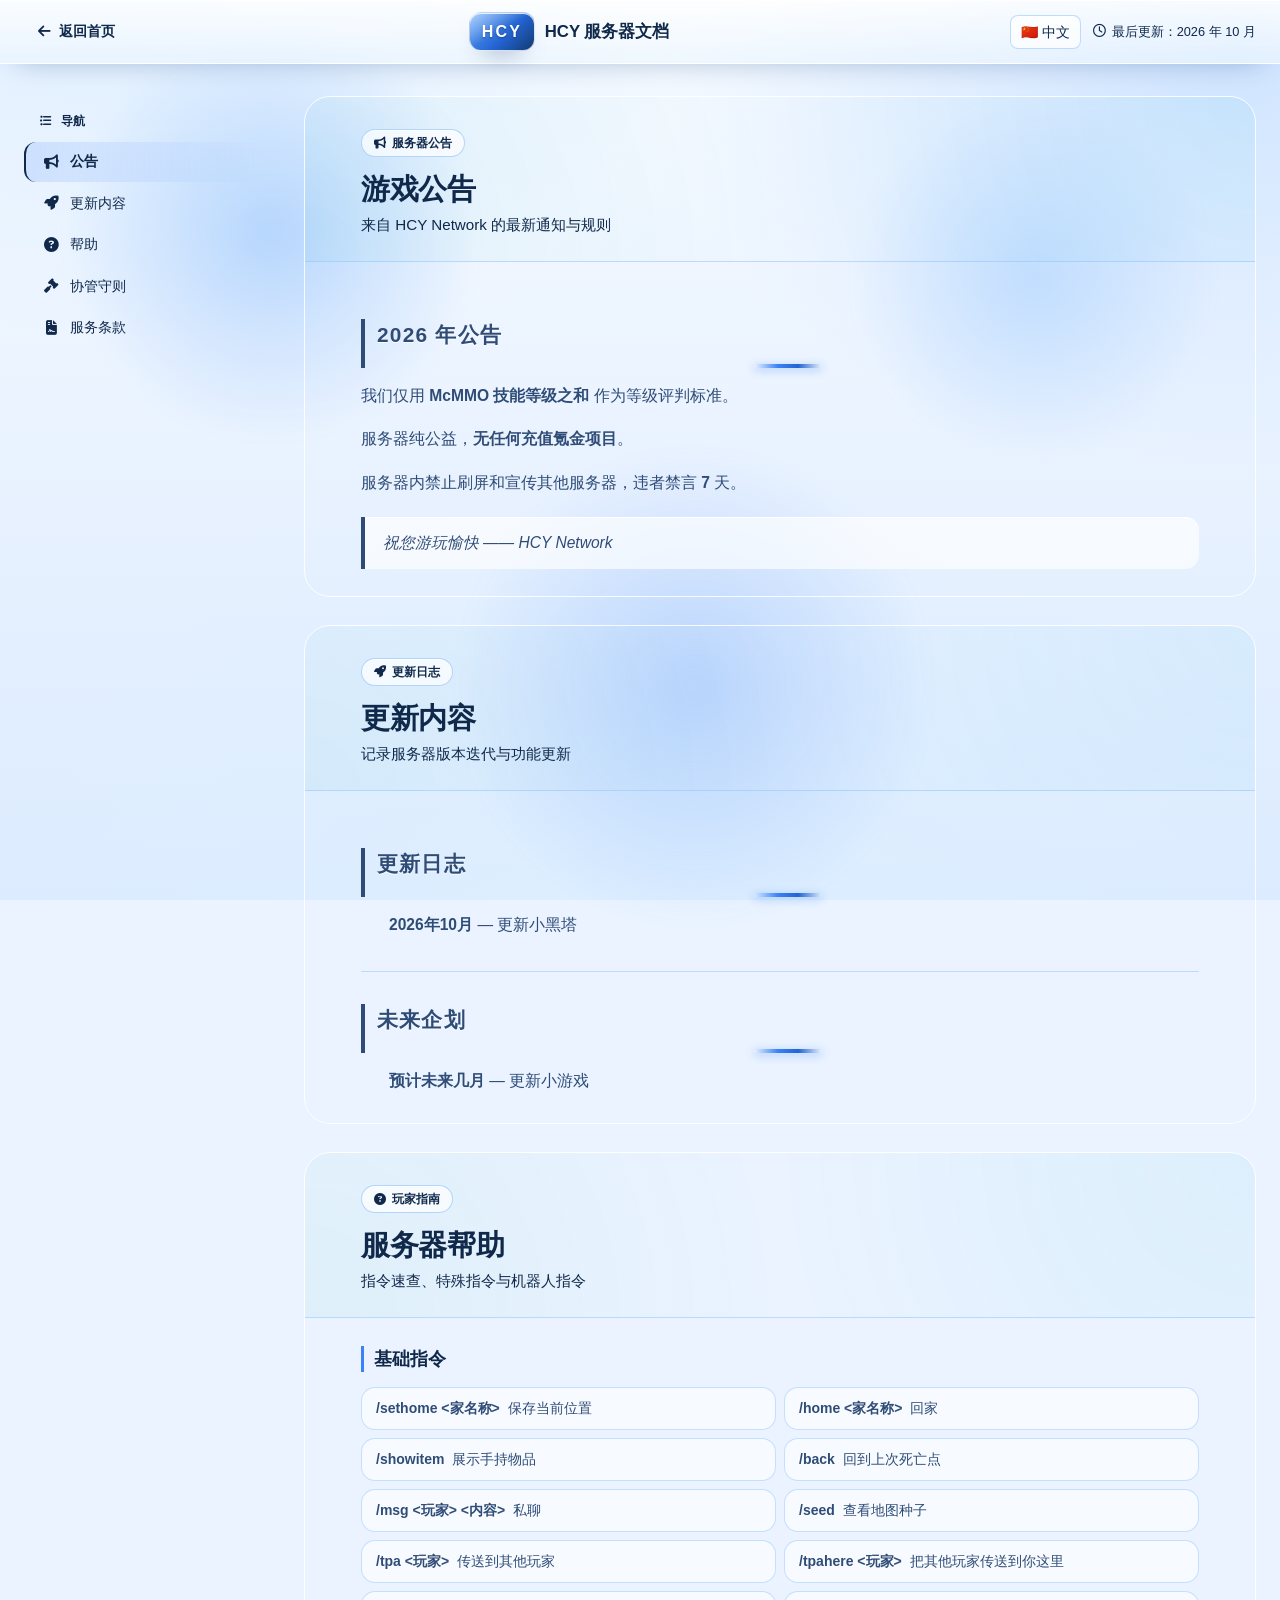
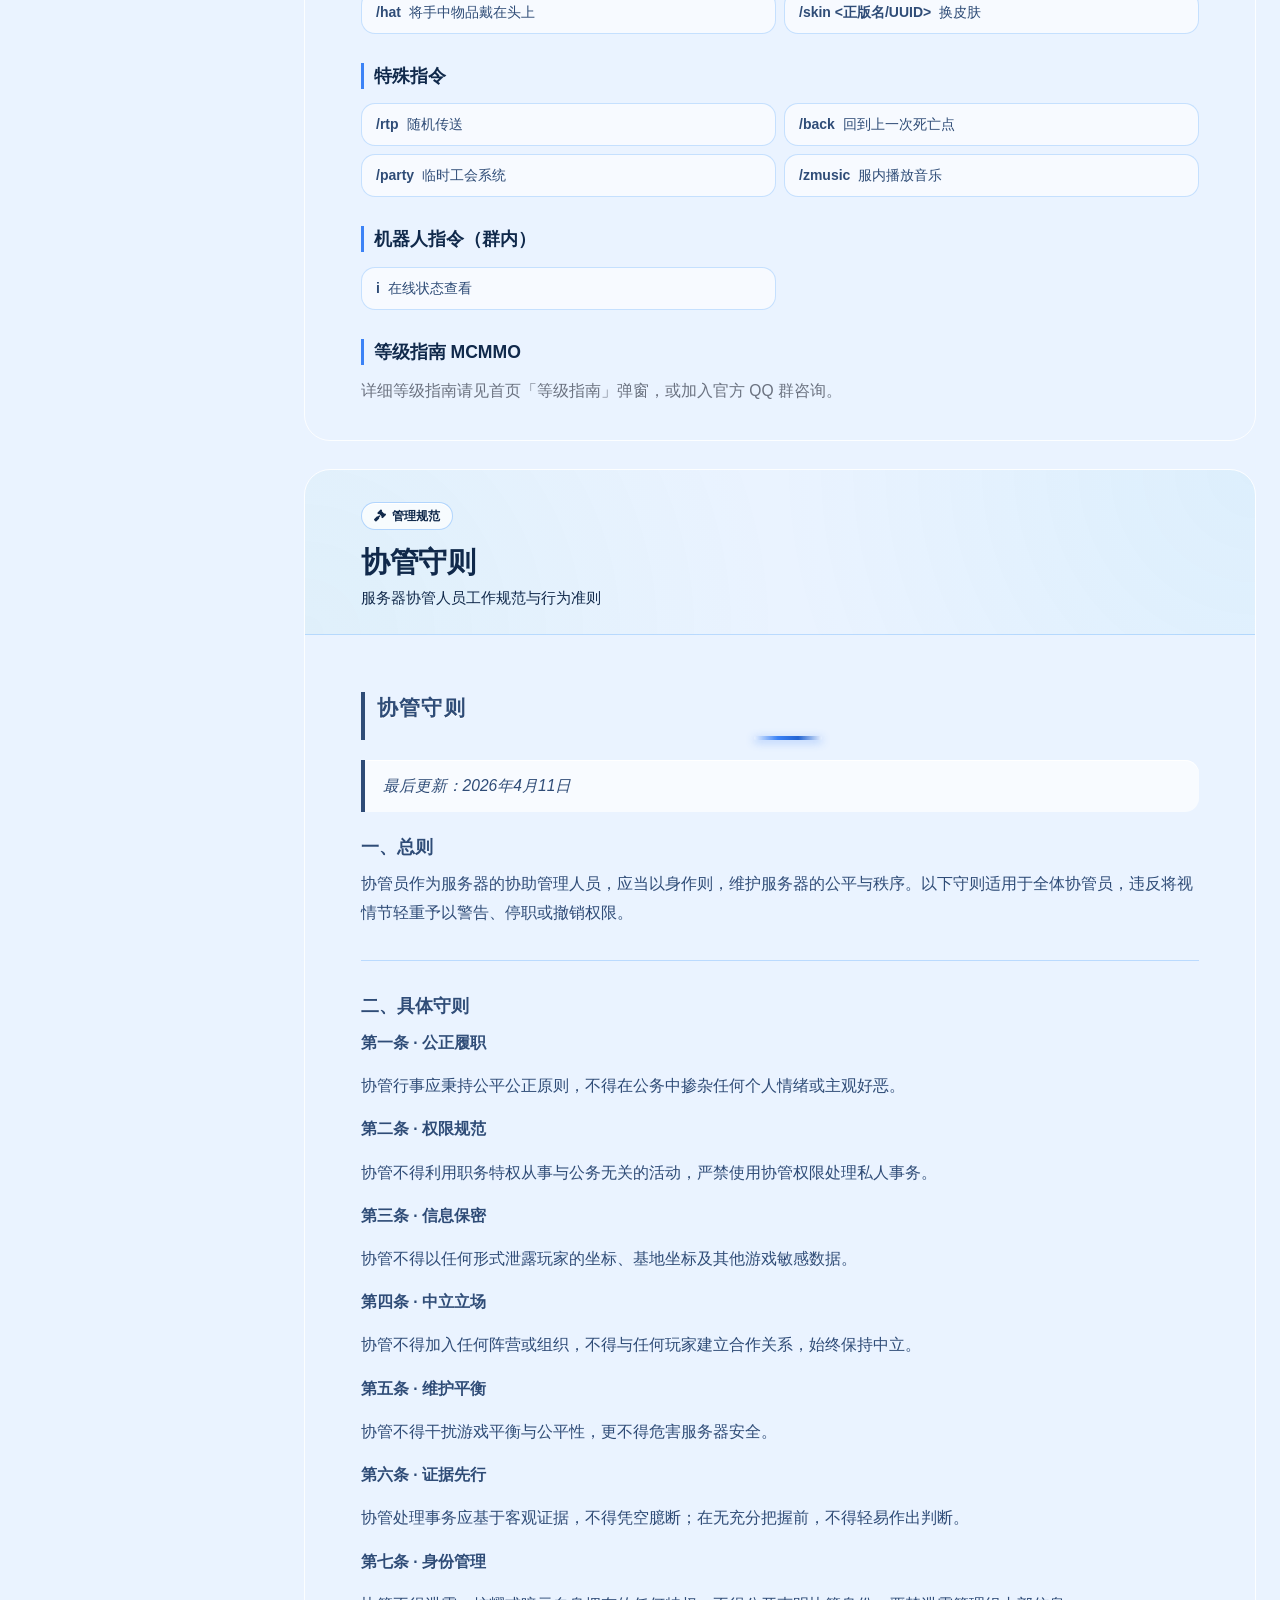
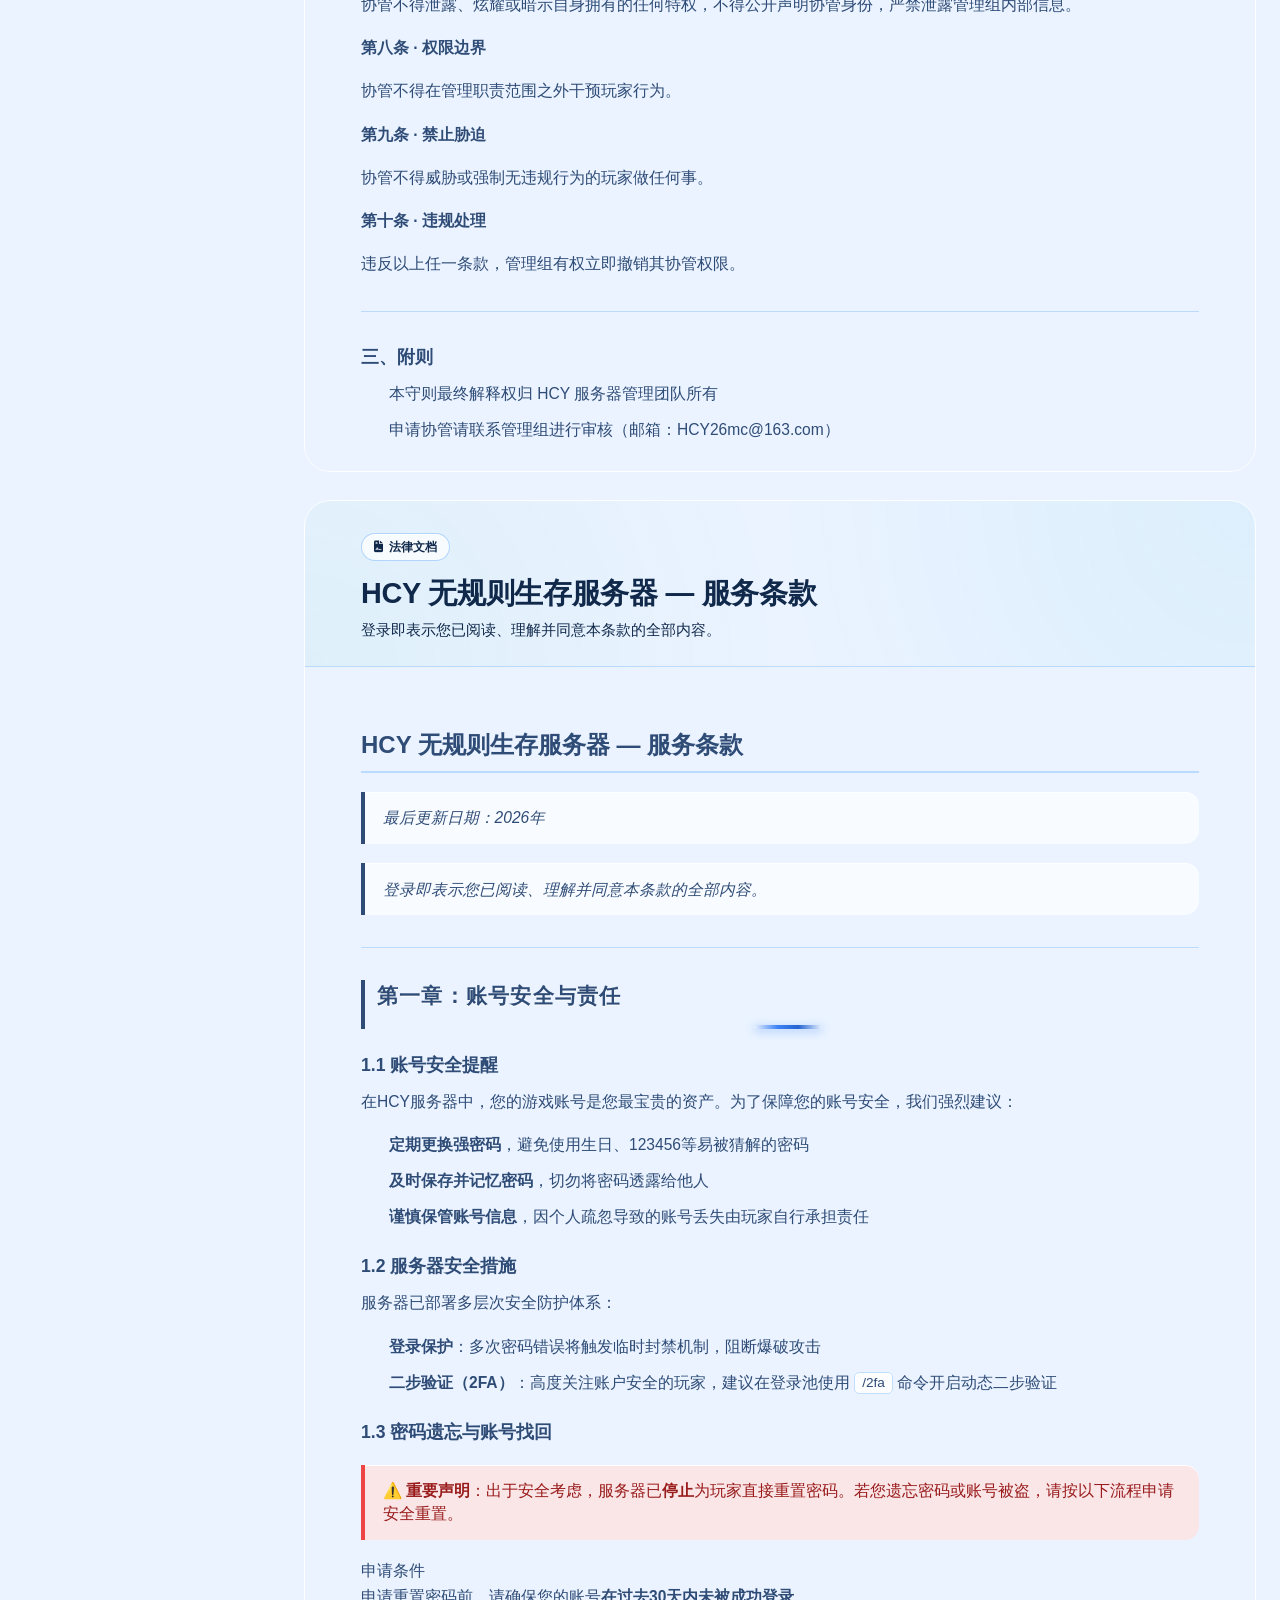
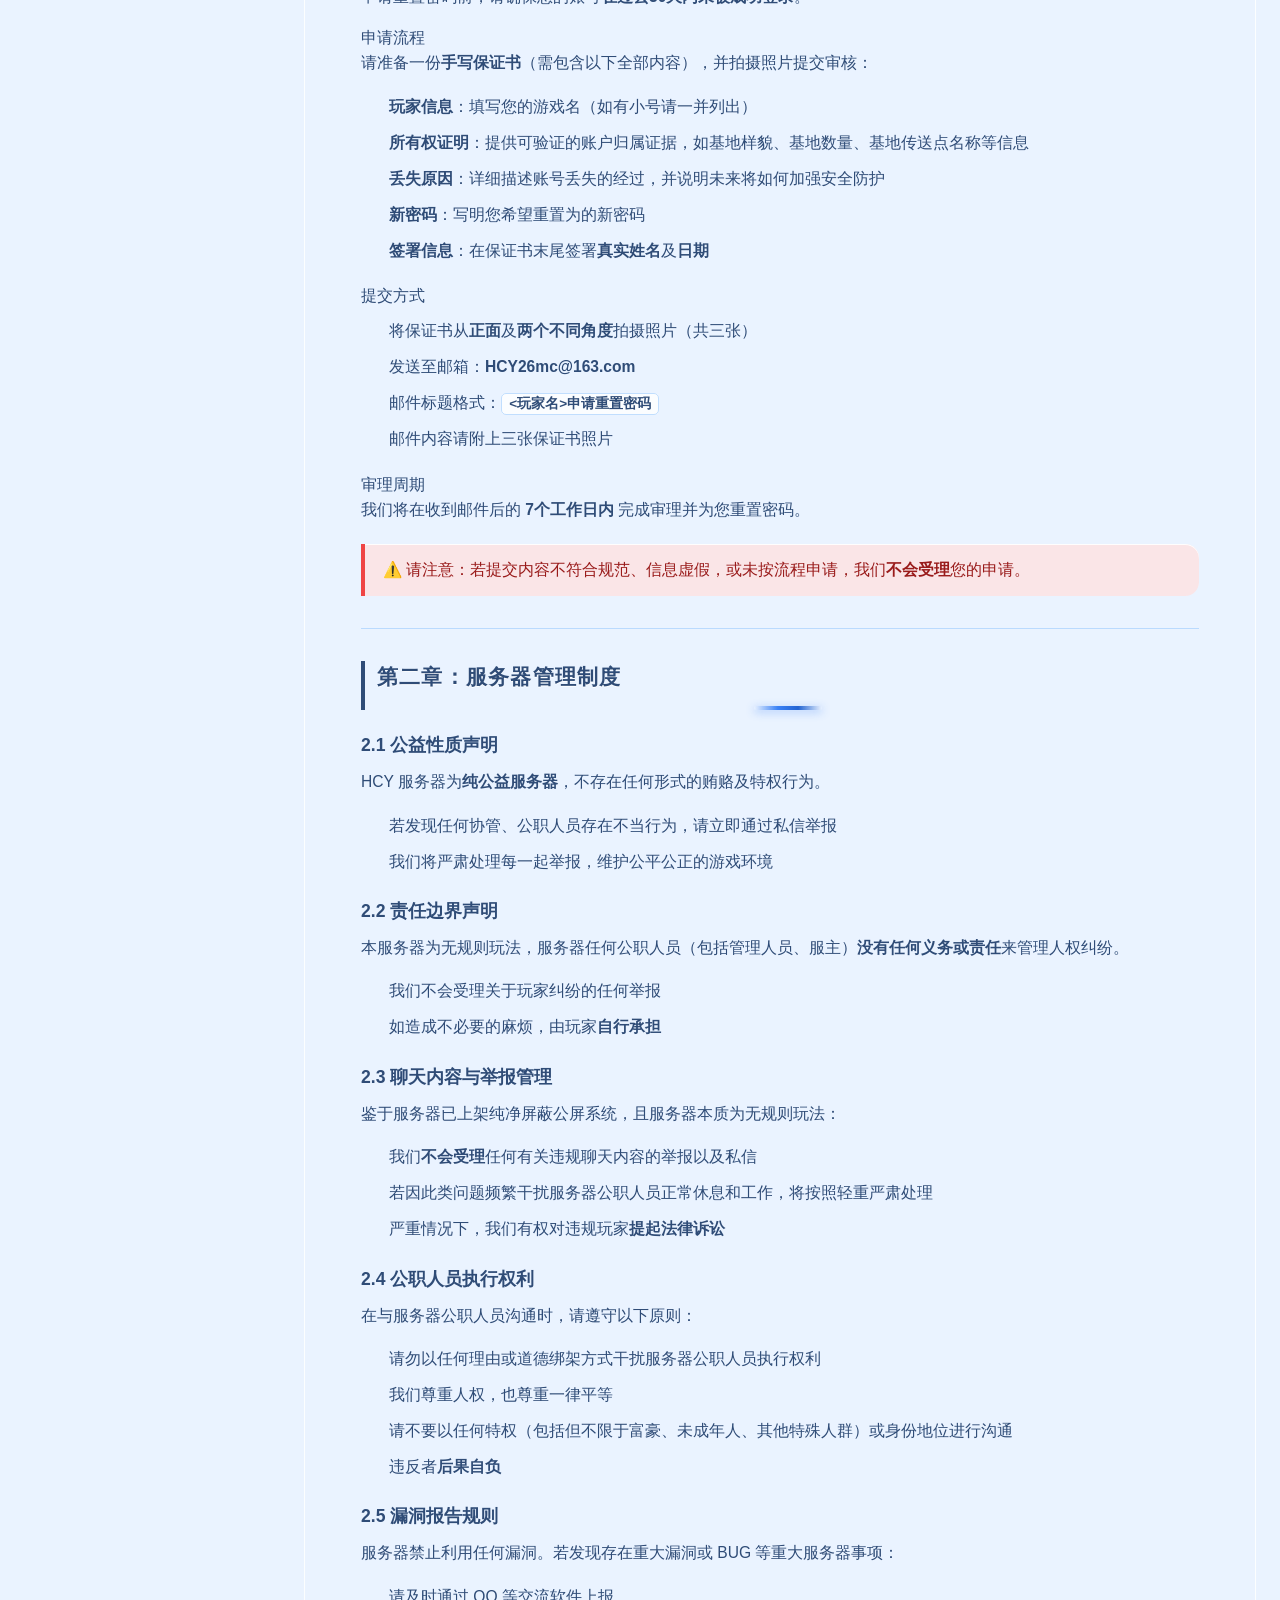
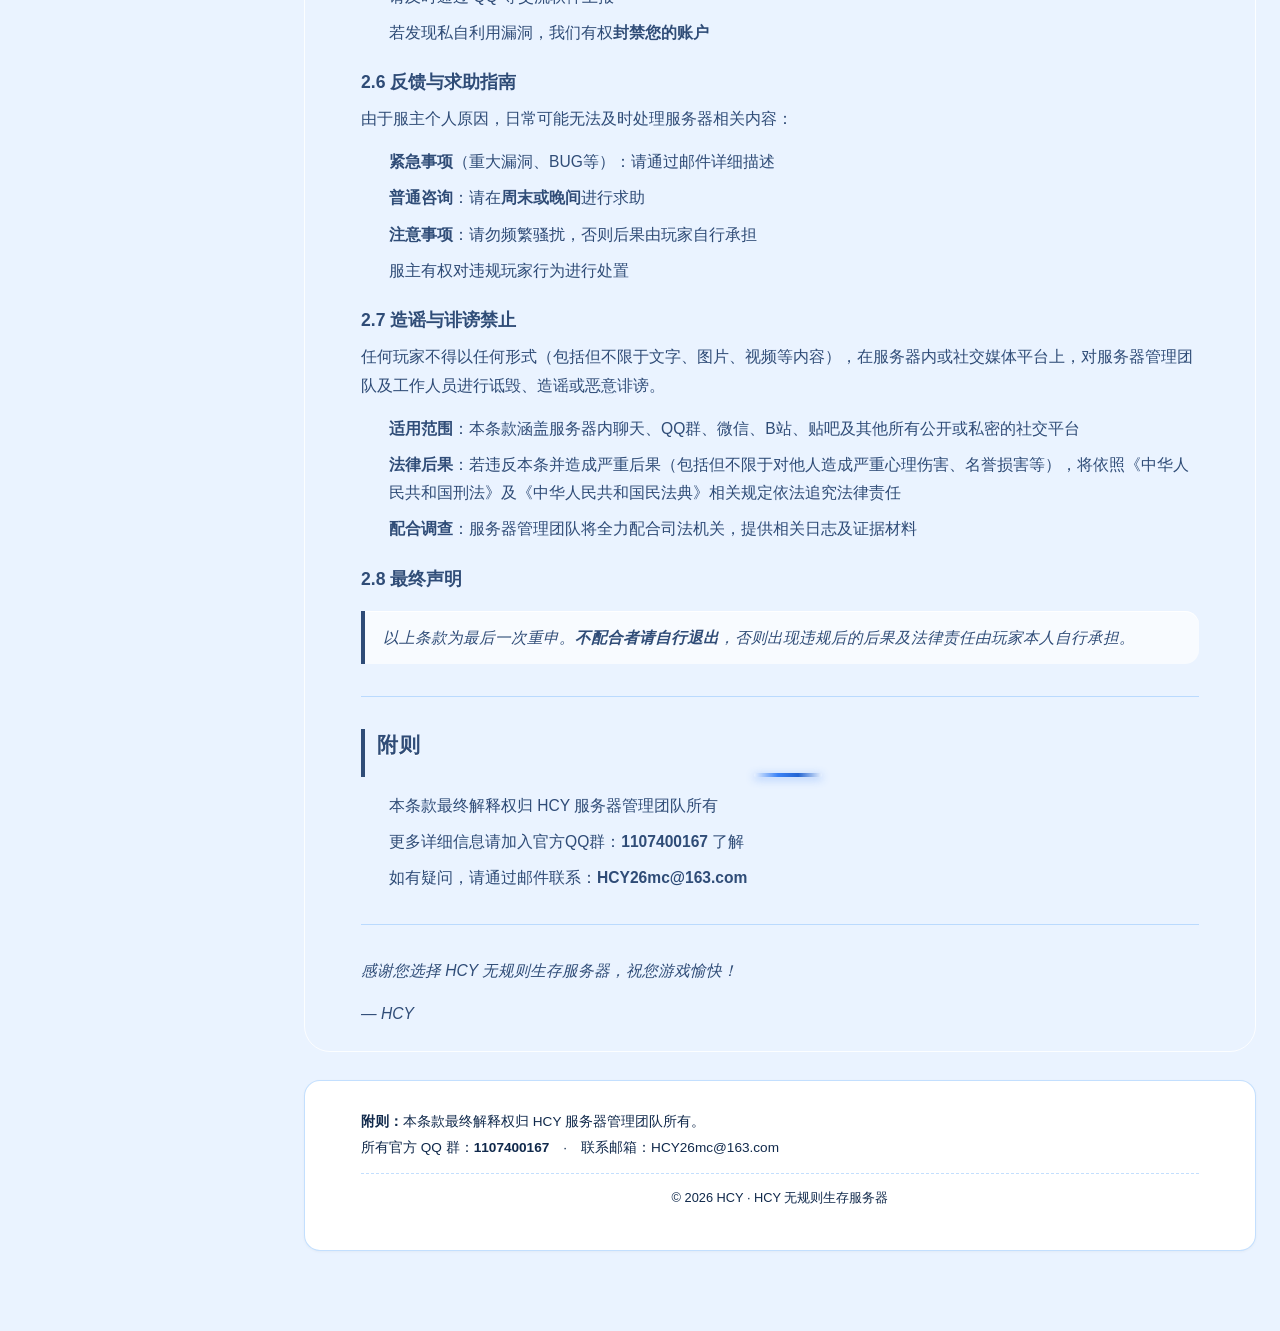
<file: docs.html>
<!DOCTYPE html>
<html lang="zh">
<head>
    <meta charset="UTF-8">
    <meta name="viewport" content="width=device-width, initial-scale=1.0">
    <title data-i18n="docs_page_title">服务器文档 - HCY 无规则生存服务器</title>
    <link rel="icon" href="./img/icon.png">

    <!-- 字体：字工厂浮生行楷 -->
    <link href="static/css/fangsheng-font.css?v=b07dec6e" rel="stylesheet">
    <link href="static/css/all.min.css?v=071a960f" rel="stylesheet">
    <script src="static/js/js.js?v=025495c2"></script>
    <script>
        tailwind.config = {
            theme: {
                extend: {
                    colors: { primary: '#2364D2', secondary: '#3B82F6' }
                }
            }
        }
    </script>

    <link rel="stylesheet" href="static/css/docs.css?v=ffeaf158">
    <link rel="stylesheet" href="static/css/hcy-glass.css?v=05f16808">
</head>
<body>

<!-- ====== 顶部导航栏 ====== -->
<header class="docs-header">
    <div class="docs-header-inner">
        <a href="index.html" class="docs-back" id="docs-back-btn">
            <i class="fas fa-arrow-left"></i>
            <span data-i18n="docs_back">返回首页</span>
        </a>
        <div class="docs-brand">
            <span class="brand-mark">HCY</span>
            <span data-i18n="docs_title">HCY 服务器文档</span>
        </div>
        <div class="docs-header-right">
            <div class="lang-dropdown docs-lang-dropdown">
                <button class="lang-toggle-btn lang-current flex items-center gap-1 px-2.5 py-1.5 rounded-lg text-sm font-medium" aria-label="切换语言">🌐</button>
                <div class="lang-dropdown-menu">
                    <a href="javascript:void(0)" class="lang-dropdown-item" data-lang="zh">🇨🇳 中文</a>
                    <a href="javascript:void(0)" class="lang-dropdown-item" data-lang="en">🇺🇸 English</a>
                    <a href="javascript:void(0)" class="lang-dropdown-item" data-lang="ko">🇰🇷 한국어</a>
                    <a href="javascript:void(0)" class="lang-dropdown-item" data-lang="ja">🇯🇵 日本語</a>
                    <a href="javascript:void(0)" class="lang-dropdown-item" data-lang="ru">🇷🇺 Русский</a>
                    <a href="javascript:void(0)" class="lang-dropdown-item" data-lang="es">🇪🇸 Español</a>
                    <a href="javascript:void(0)" class="lang-dropdown-item" data-lang="fr">🇫🇷 Français</a>
                    <a href="javascript:void(0)" class="lang-dropdown-item" data-lang="de">🇩🇪 Deutsch</a>
                    <a href="javascript:void(0)" class="lang-dropdown-item" data-lang="pt">🇧🇷 Português</a>
                    <a href="javascript:void(0)" class="lang-dropdown-item" data-lang="th">🇹🇭 ไทย</a>
                </div>
            </div>
            <div class="docs-header-meta">
                <i class="far fa-clock"></i>
                <span data-i18n="docs_updated">最后更新：2026 年 10 月</span>
            </div>
        </div>
    </div>
</header>

<!-- ====== 主体布局：侧边栏 + 内容 ====== -->
<div class="docs-layout">

    <!-- 侧边目录 -->
    <aside class="docs-sidebar" id="docs-sidebar">
        <div class="docs-sidebar-title">
            <i class="fas fa-list-ul"></i>
            <span data-i18n="docs_nav_label">导航</span>
        </div>
        <nav class="docs-toc">
            <a href="#announcement" data-target="announcement"><i class="fas fa-bullhorn"></i><span data-i18n="docs_nav_announce">公告</span></a>
            <a href="#updates" data-target="updates"><i class="fas fa-rocket"></i><span data-i18n="docs_nav_updates">更新内容</span></a>
            <a href="#help" data-target="help"><i class="fas fa-question-circle"></i><span data-i18n="docs_nav_help">帮助</span></a>
            <a href="#moderator" data-target="moderator"><i class="fas fa-gavel"></i><span data-i18n="docs_nav_moderator">协管守则</span></a>
            <a href="#terms" data-target="terms"><i class="fas fa-file-contract"></i><span data-i18n="docs_nav_terms">服务条款</span></a>
        </nav>
    </aside>

    <!-- 移动端目录切换按钮 -->
    <button class="docs-toc-toggle" id="docs-toc-toggle" aria-label="切换目录">
        <i class="fas fa-bars"></i>
    </button>

    <!-- 文档内容 -->
    <main class="docs-main">

        <!-- ====== 公告 ====== -->
        <section class="docs-section" id="announcement">
            <div class="docs-section-head">
                <span class="docs-badge" style="color:#8b5cf6;background:rgba(139,92,246,0.1);">
                    <i class="fas fa-bullhorn"></i> <span data-i18n="docs_announce_badge">服务器公告</span>
                </span>
                <h1 class="docs-section-title" data-i18n="docs_announce_title">游戏公告</h1>
                <p class="docs-section-sub" data-i18n="docs_announce_sub">来自 HCY Network 的最新通知与规则</p>
            </div>
            <div class="docs-section-body docs-markdown" id="announcement-content">
                <div class="docs-loading"><i class="fas fa-spinner fa-spin"></i><span>正在加载...</span></div>
            </div>
        </section>

        <!-- ====== 更新内容 ====== -->
        <section class="docs-section" id="updates">
            <div class="docs-section-head">
                <span class="docs-badge" style="color:#14b8a6;background:rgba(20,184,166,0.1);">
                    <i class="fas fa-rocket"></i> <span data-i18n="docs_updates_badge">更新日志</span>
                </span>
                <h1 class="docs-section-title" data-i18n="docs_updates_title">更新内容</h1>
                <p class="docs-section-sub" data-i18n="docs_updates_sub">记录服务器版本迭代与功能更新</p>
            </div>
            <div class="docs-section-body docs-markdown" id="updates-content">
                <div class="docs-loading"><i class="fas fa-spinner fa-spin"></i><span>正在加载...</span></div>
            </div>
        </section>

        <!-- ====== 帮助 ====== -->
        <section class="docs-section" id="help">
            <div class="docs-section-head">
                <span class="docs-badge" style="color:#3b82f6;background:rgba(59,130,246,0.1);">
                    <i class="fas fa-question-circle"></i> <span data-i18n="docs_help_badge">玩家指南</span>
                </span>
                <h1 class="docs-section-title" data-i18n="docs_help_title">服务器帮助</h1>
                <p class="docs-section-sub" data-i18n="docs_help_sub">指令速查、特殊指令与机器人指令</p>
            </div>
            <div class="docs-section-body" id="help-content">
                <div class="docs-loading"><i class="fas fa-spinner fa-spin"></i><span>正在加载...</span></div>
            </div>
        </section>

        <!-- ====== 协管守则 ====== -->
        <section class="docs-section" id="moderator">
            <div class="docs-section-head">
                <span class="docs-badge" style="color:#f59e0b;background:rgba(245,158,11,0.1);">
                    <i class="fas fa-gavel"></i> <span data-i18n="docs_moderator_badge">管理规范</span>
                </span>
                <h1 class="docs-section-title" data-i18n="docs_moderator_title">协管守则</h1>
                <p class="docs-section-sub" data-i18n="docs_moderator_sub">服务器协管人员工作规范与行为准则</p>
            </div>
            <div class="docs-section-body docs-markdown" id="moderator-content">
                <div class="docs-loading"><i class="fas fa-spinner fa-spin"></i><span data-i18n="moderator_loading">加载中...</span></div>
            </div>
        </section>

        <!-- ====== 服务条款 ====== -->
        <section class="docs-section" id="terms">
            <div class="docs-section-head">
                <span class="docs-badge" style="color:#ef4444;background:rgba(239,68,68,0.1);">
                    <i class="fas fa-file-contract"></i> <span data-i18n="docs_terms_badge">法律文档</span>
                </span>
                <h1 class="docs-section-title" data-i18n="docs_terms_title">HCY 无规则生存服务器 — 服务条款</h1>
                <p class="docs-section-sub" data-i18n="docs_terms_sub">登录即表示您已阅读、理解并同意本条款的全部内容。</p>
            </div>
            <div class="docs-section-body docs-markdown" id="terms-content">
                <div class="docs-loading"><i class="fas fa-spinner fa-spin"></i><span>正在加载...</span></div>
            </div>

            <!-- 同意栏（仅在从登录流程进入时展示） -->
            <div class="docs-agree-bar" id="docs-agree-bar">
                <label class="docs-agree-check-wrap">
                    <input type="checkbox" id="terms-agree-check-page">
                    <span data-i18n="docs_agree_label">我已阅读并同意以上全部服务条款</span>
                </label>
                <button id="terms-agree-confirm" class="docs-agree-confirm-btn" disabled>
                    <i class="fas fa-check"></i><span data-i18n="docs_agree_btn">确认同意</span>
                </button>
            </div>
        </section>

        <!-- 页脚 -->
        <footer class="docs-footer">
            <p><strong data-i18n="docs_footer1">附则：</strong><span data-i18n="docs_footer1_text">本条款最终解释权归 HCY 服务器管理团队所有。</span></p>
            <p><span data-i18n="docs_footer2">所有官方 QQ 群：</span><strong>1107400167</strong>　·　<span data-i18n="docs_footer3">联系邮箱：</span><a href="mailto:HCY26mc@163.com">HCY26mc@163.com</a></p>
            <p class="docs-footer-copy" data-i18n="docs_footer_cr">© 2026 HCY  · HCY 无规则生存服务器</p>
        </footer>
    </main>
</div>

<!-- 返回顶部按钮 -->
<button class="docs-to-top" id="docs-to-top" aria-label="返回顶部">
    <i class="fas fa-arrow-up"></i>
</button>

    <script src="static/js/terms.js?v=bc7e7cb7"></script>
    <script src="static/js/moderator-rules.js?v=39923c96"></script>
    <script src="static/js/i18n.js?v=02bc0708"></script>
    <script src="static/js/docs.js?v=4a54987b"></script>
</body>
</html>
</file>
<file: static/css/fangsheng-font.css>
/* ==========================================================================
   站点字体：字工厂浮生行楷
   --------------------------------------------------------------------------
   说明：字工厂浮生行楷为商业字体，默认调用系统已安装的字体文件（local）。
   若访问者的设备未安装该字体，则按下面的回退链依次降级到本机行楷字体，
   保证整体仍是同一“行楷 / 手写”气质。
   如需 100% 一致，把授权字体文件放到 static/font/ 并在本文件顶部补充：

   @font-face {
       font-family: 'HCY FangSheng';
       src: url('../font/zgc-fangsheng-xingkai.woff2') format('woff2');
       font-display: swap;
   }
   ========================================================================== */

@font-face {
    font-family: 'HCY FangSheng';
    font-style: normal;
    font-weight: 100 900;
    font-display: swap;
    src: local('字工厂浮生行楷'),
         local('字工厂-浮生行楷'),
         local('字工厂 浮生行楷'),
         local('浮生行楷'),
         local('ZCOOL FangShengXingKai'),
         local('FangShengXingKai'),
         local('FangSheng XingKai');
}

/* 西文 / 数字部分（行楷字体里的拉丁字形较窄，这里做一点补充回退） */
:root {
    --font-hcy: 'HCY FangSheng',
                '字工厂浮生行楷',
                '浮生行楷',
                '华文行楷',
                'STXingkai',
                '行楷-简',
                'Xingkai SC',
                'Ma Shan Zheng',
                'LXGW WenKai',
                '楷体',
                'KaiTi',
                'PingFang SC',
                'Microsoft YaHei',
                sans-serif;
}
</file>
<file: static/css/docs.css>
﻿/* ==========================================================================
   服务器文档独立页
   ========================================================================== */

:root {
    --docs-cyan: #06b6d4;
    --docs-teal: #14b8a6;
    --docs-blue: #007AFF;
    --docs-bg: #f8fafc;
    --docs-border: #e5e7eb;
    --docs-text: #1f2937;
    --docs-text-soft: #4b5563;
    --docs-text-muted: #6b7280;
    --docs-sidebar-w: 240px;
    --docs-header-h: 64px;
}

* { box-sizing: border-box; }
html { scroll-behavior: smooth; }

body {
    margin: 0;
    font-family: -apple-system, BlinkMacSystemFont, "Segoe UI", "PingFang SC",
        "Microsoft YaHei", "Helvetica Neue", Arial, sans-serif;
    background: var(--docs-bg);
    color: var(--docs-text);
    line-height: 1.7;
    -webkit-font-smoothing: antialiased;
}

a { color: var(--docs-blue); text-decoration: none; }

/* ====== 顶部导航栏 ====== */
.docs-header {
    position: sticky;
    top: 0;
    z-index: 50;
    height: var(--docs-header-h);
    background: rgba(255, 255, 255, 0.85);
    backdrop-filter: saturate(180%) blur(12px);
    -webkit-backdrop-filter: saturate(180%) blur(12px);
    border-bottom: 1px solid var(--docs-border);
}

.docs-header-inner {
    max-width: 1400px;
    height: 100%;
    margin: 0 auto;
    padding: 0 24px;
    display: flex;
    align-items: center;
    justify-content: space-between;
    gap: 16px;
}

.docs-back {
    display: inline-flex;
    align-items: center;
    gap: 8px;
    color: var(--docs-text-soft);
    font-size: 0.9rem;
    font-weight: 600;
    padding: 8px 14px;
    border-radius: 8px;
    transition: all 0.2s ease;
    cursor: pointer;
}

.docs-back:hover {
    background: #f1f5f9;
    color: var(--docs-cyan);
    transform: translateX(-2px);
}

.docs-brand {
    display: flex;
    align-items: center;
    gap: 10px;
    font-weight: 700;
    font-size: 1.05rem;
    color: var(--docs-text);
}

.docs-brand-img {
    width: 30px;
    height: 30px;
    border-radius: 8px;
    object-fit: cover;
}

.docs-header-right {
    display: flex;
    align-items: center;
    gap: 12px;
}

.docs-header-meta {
    display: flex;
    align-items: center;
    gap: 6px;
    font-size: 0.8rem;
    color: var(--docs-text-muted);
}

.docs-theme-toggle {
    display: inline-flex;
    align-items: center;
    justify-content: center;
    width: 38px;
    height: 38px;
    border: none;
    border-radius: 10px;
    background: #f1f5f9;
    color: var(--docs-text-soft);
    font-size: 1rem;
    cursor: pointer;
    transition: all 0.2s ease;
}

.docs-theme-toggle:hover {
    background: #e2e8f0;
    color: var(--docs-cyan);
    transform: scale(1.05);
}

/* ====== 主体布局 ====== */
.docs-layout {
    max-width: 1400px;
    margin: 0 auto;
    padding: 32px 24px 80px;
    display: grid;
    grid-template-columns: var(--docs-sidebar-w) 1fr;
    gap: 40px;
    align-items: start;
}

/* ====== 侧边目录 ====== */
.docs-sidebar {
    position: sticky;
    top: calc(var(--docs-header-h) + 32px);
    max-height: calc(100vh - var(--docs-header-h) - 64px);
    overflow-y: auto;
    padding: 16px 0;
}

.docs-sidebar-title {
    display: flex;
    align-items: center;
    gap: 8px;
    font-size: 0.75rem;
    font-weight: 700;
    text-transform: uppercase;
    letter-spacing: 0.05em;
    color: var(--docs-text-muted);
    padding: 0 16px 12px;
}

.docs-toc { display: flex; flex-direction: column; gap: 2px; }

.docs-toc a {
    display: flex;
    align-items: center;
    gap: 10px;
    padding: 9px 16px;
    border-left: 2px solid transparent;
    color: var(--docs-text-soft);
    font-size: 0.9rem;
    font-weight: 500;
    border-radius: 0 6px 6px 0;
    transition: all 0.18s ease;
    cursor: pointer;
}

.docs-toc a i { width: 18px; text-align: center; color: var(--docs-text-muted); transition: color 0.18s; }

.docs-toc a:hover {
    background: #f1f5f9;
    color: var(--docs-cyan);
}
.docs-toc a:hover i { color: var(--docs-cyan); }

.docs-toc a.active {
    border-left-color: var(--docs-cyan);
    background: linear-gradient(90deg, rgba(6, 182, 212, 0.08), transparent);
    color: var(--docs-cyan);
    font-weight: 600;
}
.docs-toc a.active i { color: var(--docs-cyan); }

.docs-sidebar::-webkit-scrollbar { width: 5px; }
.docs-sidebar::-webkit-scrollbar-track { background: transparent; }
.docs-sidebar::-webkit-scrollbar-thumb { background: #cbd5e1; border-radius: 3px; }

/* ====== 文档分区 ====== */
.docs-main { min-width: 0; }

.docs-section {
    background: #fff;
    border: 1px solid var(--docs-border);
    border-radius: 16px;
    box-shadow: 0 1px 3px rgba(0, 0, 0, 0.04);
    overflow: hidden;
    margin-bottom: 28px;
    scroll-margin-top: 90px;
}

.docs-section-head {
    padding: 32px 56px 24px;
    border-bottom: 1px solid var(--docs-border);
    background:
        radial-gradient(circle at 100% 0%, rgba(6, 182, 212, 0.06), transparent 50%),
        radial-gradient(circle at 0% 100%, rgba(20, 184, 166, 0.05), transparent 50%);
}

.docs-badge {
    display: inline-flex;
    align-items: center;
    gap: 6px;
    font-size: 0.75rem;
    font-weight: 600;
    padding: 4px 12px;
    border-radius: 999px;
    margin-bottom: 14px;
}

.docs-section-title {
    font-size: 1.8rem;
    font-weight: 800;
    color: var(--docs-text);
    margin: 0 0 6px;
    line-height: 1.3;
    letter-spacing: -0.01em;
}

.docs-section-sub {
    font-size: 0.95rem;
    color: var(--docs-text-muted);
    margin: 0;
}

/* ====== 申诉下载按钮 ====== */
.docs-appeal-dl {
    display: flex;
    gap: 12px;
    margin-top: 18px;
    flex-wrap: wrap;
    align-items: flex-start;
}

.docs-dl-btn {
    display: inline-flex;
    align-items: center;
    gap: 8px;
    padding: 10px 22px;
    border: 1px solid var(--docs-border);
    border-radius: 10px;
    background: #fff;
    color: #f97316;
    font-size: 0.88rem;
    font-weight: 600;
    text-decoration: none;
    transition: all 0.2s ease;
    cursor: pointer;
}

.docs-dl-btn:hover {
    background: #f97316;
    color: #fff;
    border-color: #f97316;
    transform: translateY(-1px);
    box-shadow: 0 4px 14px rgba(249, 115, 22, 0.3);
}

.docs-dl-btn i { font-size: 0.9rem; }

/* 下拉按钮 */
.docs-dl-group {
    position: relative;
    display: inline-flex;
}

.docs-dl-btn-hash {
    position: relative;
    padding-right: 40px;
}

.docs-dl-arrow {
    font-size: 0.7rem;
    margin-left: 2px;
    transition: transform 0.25s ease;
}

.docs-dl-btn-hash[aria-expanded="true"] .docs-dl-arrow {
    transform: rotate(180deg);
}

/* 下拉菜单 */
.docs-dl-dropdown {
    position: absolute;
    top: calc(100% + 6px);
    left: 0;
    min-width: 100%;
    background: #fff;
    border: 1px solid var(--docs-border);
    border-radius: 10px;
    box-shadow: 0 8px 24px rgba(0, 0, 0, 0.1);
    opacity: 0;
    visibility: hidden;
    transform: translateY(-6px);
    transition: all 0.2s ease;
    z-index: 20;
    overflow: hidden;
}

.docs-dl-dropdown.show {
    opacity: 1;
    visibility: visible;
    transform: translateY(0);
}

.docs-dl-item {
    display: flex;
    align-items: center;
    gap: 10px;
    padding: 10px 18px;
    color: var(--docs-text-soft);
    font-size: 0.85rem;
    font-weight: 500;
    text-decoration: none;
    transition: all 0.15s ease;
    white-space: nowrap;
}

.docs-dl-item:hover {
    background: rgba(249, 115, 22, 0.08);
    color: #f97316;
}

.docs-dl-item i {
    width: 18px;
    text-align: center;
    color: var(--docs-text-muted);
    transition: color 0.15s;
}

.docs-dl-item:hover i { color: #f97316; }

.docs-dl-item + .docs-dl-item {
    border-top: 1px solid var(--docs-border);
}

.docs-section-body {
    padding: 28px 56px 8px;
    font-size: 0.975rem;
    color: var(--docs-text-soft);
}

.docs-loading {
    display: flex;
    align-items: center;
    justify-content: center;
    gap: 10px;
    padding: 50px 0;
    color: var(--docs-text-muted);
}

/* ====== 空状态 ====== */
.docs-empty {
    text-align: center;
    padding: 36px 16px;
    color: var(--docs-text-muted);
}
.docs-empty i { font-size: 2.6rem; color: #cbd5e1; margin-bottom: 12px; }
.docs-empty h3 { font-size: 1.15rem; color: var(--docs-text-soft); margin: 0 0 6px; }
.docs-empty p { margin: 0; font-size: 0.9rem; }

/* ====== 帮助：指令网格 ====== */
.docs-help-block { margin-bottom: 1.8rem; }
.docs-help-block h3 {
    font-size: 1.1rem;
    font-weight: 700;
    color: var(--docs-text);
    margin: 0 0 0.9rem;
    padding-left: 0.6rem;
    border-left: 3px solid var(--docs-cyan);
}
.docs-cmd-grid {
    display: grid;
    grid-template-columns: repeat(2, 1fr);
    gap: 8px;
}
.docs-cmd {
    display: flex;
    align-items: center;
    gap: 8px;
    padding: 10px 14px;
    background: #f8fafc;
    border: 1px solid var(--docs-border);
    border-radius: 8px;
    font-size: 0.875rem;
    color: var(--docs-text-soft);
    cursor: pointer;
    transition: all 0.15s ease;
}
.docs-cmd:hover {
    border-color: var(--docs-cyan);
    color: var(--docs-cyan);
    background: rgba(6,182,212,0.05);
    transform: translateY(-1px);
}
.docs-cmd code {
    font-family: "SF Mono", "Fira Code", Consolas, monospace;
    color: #db2777;
    font-weight: 600;
}
.docs-cmd-desc { color: var(--docs-text-muted); }

@media (max-width: 640px) { .docs-cmd-grid { grid-template-columns: 1fr; } }

/* ====== Markdown 正文排版 ====== */
.docs-markdown h1 {
    font-size: 1.5rem;
    font-weight: 800;
    color: var(--docs-text);
    margin: 2rem 0 1rem;
    padding-bottom: 0.5rem;
    border-bottom: 2px solid var(--docs-border);
}
.docs-markdown h2 {
    font-size: 1.3rem;
    font-weight: 700;
    color: var(--docs-text);
    margin: 1.8rem 0 0.9rem;
    padding-left: 0.75rem;
    border-left: 4px solid var(--docs-cyan);
}
.docs-markdown h3 {
    font-size: 1.1rem;
    font-weight: 600;
    color: #374151;
    margin: 1.4rem 0 0.6rem;
}
.docs-markdown p { margin: 0 0 0.9rem; line-height: 1.85; }
.docs-markdown strong { color: var(--docs-text); font-weight: 700; }
.docs-markdown em { font-style: italic; }

.docs-markdown ul, .docs-markdown ol { margin: 0.6rem 0 1.2rem; padding-left: 1.5rem; }
.docs-markdown ul li, .docs-markdown ol li {
    margin-bottom: 0.5rem; line-height: 1.8; padding-left: 0.25rem;
}
.docs-markdown ul li::marker { color: var(--docs-cyan); }
.docs-markdown ol li::marker { color: var(--docs-cyan); font-weight: 600; }

.docs-markdown hr { border: none; border-top: 1px solid var(--docs-border); margin: 2rem 0; }

.docs-markdown code {
    background: #f1f5f9; color: #db2777;
    padding: 0.15rem 0.45rem; border-radius: 5px;
    font-size: 0.875em;
    font-family: "SF Mono", "Fira Code", Consolas, monospace;
}

.docs-markdown blockquote {
    background: #f0fdfa;
    border-left: 4px solid var(--docs-cyan);
    padding: 0.9rem 1.1rem;
    margin: 1.2rem 0;
    border-radius: 0 10px 10px 0;
    color: #374151;
    font-style: italic;
}
.docs-markdown .warning-tip {
    background: #fef2f2; border-left: 4px solid #ef4444; color: #991b1b; font-style: normal;
}
.docs-markdown .info-tip {
    background: #eff6ff; border-left: 4px solid #3b82f6; color: #1e40af; font-style: normal;
}
.docs-markdown a { color: var(--docs-cyan); border-bottom: 1px solid transparent; transition: border-color 0.15s; }
.docs-markdown a:hover { border-bottom-color: var(--docs-cyan); }

/* ====== 同意栏 ====== */
.docs-agree-bar {
    margin: 20px 56px 8px;
    padding: 18px 24px;
    background: linear-gradient(135deg, rgba(6, 182, 212, 0.06), rgba(20, 184, 166, 0.06));
    border: 1px solid rgba(6, 182, 212, 0.2);
    border-radius: 14px;
    display: flex;
    align-items: center;
    justify-content: space-between;
    gap: 20px;
    flex-wrap: wrap;
}

.docs-agree-check-wrap {
    display: flex; align-items: center; gap: 10px; cursor: pointer;
    font-size: 0.95rem; color: var(--docs-text); font-weight: 500; user-select: none;
}
.docs-agree-check-wrap input { width: 20px; height: 20px; accent-color: var(--docs-cyan); cursor: pointer; }

.docs-agree-confirm-btn {
    display: inline-flex; align-items: center; gap: 8px;
    padding: 11px 28px; border: none; border-radius: 10px;
    font-size: 0.95rem; font-weight: 700; color: #fff;
    background: linear-gradient(135deg, var(--docs-cyan), var(--docs-teal));
    cursor: pointer; transition: all 0.2s ease;
    box-shadow: 0 4px 12px rgba(6, 182, 212, 0.3);
}
.docs-agree-confirm-btn:hover:not(:disabled) {
    transform: translateY(-1px); box-shadow: 0 6px 18px rgba(6, 182, 212, 0.4);
}
.docs-agree-confirm-btn:disabled {
    background: #cbd5e1; cursor: not-allowed; box-shadow: none; opacity: 0.7;
}

/* ====== 页脚 ====== */
.docs-footer {
    padding: 28px 56px 40px;
    margin-top: 8px;
    background: #fff;
    border: 1px solid var(--docs-border);
    border-radius: 16px;
    box-shadow: 0 1px 3px rgba(0, 0, 0, 0.04);
    font-size: 0.85rem;
    color: var(--docs-text-muted);
    line-height: 1.9;
}
.docs-footer strong { color: var(--docs-text-soft); }
.docs-footer-copy {
    margin-top: 12px; padding-top: 12px;
    border-top: 1px dashed var(--docs-border);
    font-size: 0.8rem; text-align: center;
}

/* ====== 返回顶部 ====== */
.docs-to-top {
    position: fixed; right: 28px; bottom: 28px;
    width: 44px; height: 44px; border: none; border-radius: 50%;
    background: #fff; color: var(--docs-cyan); font-size: 1rem; cursor: pointer;
    box-shadow: 0 4px 14px rgba(0, 0, 0, 0.12);
    opacity: 0; visibility: hidden; transform: translateY(10px);
    transition: all 0.25s ease; z-index: 40;
}
.docs-to-top.show { opacity: 1; visibility: visible; transform: translateY(0); }
.docs-to-top:hover { background: var(--docs-cyan); color: #fff; transform: translateY(-2px); }

/* ====== 移动端目录切换按钮 ====== */
.docs-toc-toggle {
    display: none;
    position: fixed; left: 20px; bottom: 20px;
    width: 46px; height: 46px; border: none; border-radius: 50%;
    background: linear-gradient(135deg, var(--docs-cyan), var(--docs-teal));
    color: #fff; font-size: 1.05rem; cursor: pointer;
    box-shadow: 0 4px 14px rgba(6, 182, 212, 0.4); z-index: 45;
}

/* ====== 响应式 ====== */
@media (max-width: 900px) {
    .docs-layout { grid-template-columns: 1fr; gap: 20px; padding: 20px 16px 80px; }
    .docs-sidebar {
        position: fixed; top: 0; left: 0; bottom: 0;
        width: 270px; max-height: none; background: #fff;
        padding: 24px 12px; box-shadow: 2px 0 24px rgba(0, 0, 0, 0.15);
        transform: translateX(-100%); transition: transform 0.3s ease; z-index: 60;
    }
    .docs-sidebar.open { transform: translateX(0); }
    .docs-toc-toggle { display: inline-flex; align-items: center; justify-content: center; }
    .docs-section-head, .docs-section-body, .docs-agree-bar, .docs-footer { padding-left: 24px; padding-right: 24px; }
    .docs-agree-bar { margin-left: 24px; margin-right: 24px; }
    .docs-section-title { font-size: 1.4rem; }
    .docs-section-body { font-size: 0.925rem; }
    .docs-header-meta { display: none; }
}

@media (max-width: 480px) {
    .docs-header-inner { padding: 0 14px; }
    .docs-brand span { display: none; }
    .docs-section-head { padding: 24px 18px 18px; }
    .docs-section-body { padding: 22px 18px 8px; }
    .docs-agree-bar, .docs-footer { padding-left: 18px; padding-right: 18px; }
    .docs-agree-bar { margin: 18px 18px 8px; flex-direction: column; align-items: stretch; }
    .docs-agree-confirm-btn { justify-content: center; }
}

/* ====== 遮罩 ====== */
.docs-overlay {
    display: none; position: fixed; inset: 0;
    background: rgba(0, 0, 0, 0.4); z-index: 55;
}
.docs-overlay.show { display: block; }

/* ====== 轻提示 Toast ====== */
.docs-toast {
    position: fixed; left: 50%; bottom: 40px;
    transform: translate(-50%, 20px);
    background: #1f2937; color: #fff;
    padding: 12px 24px; border-radius: 10px;
    font-size: 0.9rem; font-weight: 500;
    box-shadow: 0 8px 24px rgba(0, 0, 0, 0.2);
    opacity: 0; transition: all 0.3s ease; z-index: 80; pointer-events: none;
}
.docs-toast.show { opacity: 1; transform: translate(-50%, 0); }

/* ====== 语言下拉菜单 ====== */
.lang-dropdown { position: relative; display: inline-flex; }
.docs-lang-dropdown .lang-current {
    border: 1px solid var(--docs-border);
    background: #f8fafc;
    color: var(--docs-text-soft);
    white-space: nowrap;
}
.docs-lang-dropdown .lang-current:hover {
    background: #e2e8f0;
    color: var(--docs-cyan);
}
.lang-dropdown-menu {
    position: absolute; top: calc(100% + 6px); right: 0;
    min-width: 170px; background: #fff;
    border: 1px solid var(--docs-border); border-radius: 10px;
    box-shadow: 0 8px 24px rgba(0,0,0,0.12);
    opacity: 0; visibility: hidden; transform: translateY(-6px);
    transition: all 0.2s ease; z-index: 100; overflow: hidden;
    max-height: 360px; overflow-y: auto;
}
.lang-dropdown-menu.show { opacity: 1; visibility: visible; transform: translateY(0); }
.lang-dropdown-item {
    display: flex; align-items: center; gap: 8px;
    padding: 9px 16px; color: var(--docs-text-soft);
    font-size: 0.85rem; text-decoration: none;
    transition: all 0.15s ease; cursor: pointer;
}
.lang-dropdown-item:hover { background: rgba(6,182,212,0.08); color: var(--docs-cyan); }
.lang-dropdown-item.active { background: rgba(6,182,212,0.12); color: var(--docs-cyan); font-weight: 600; }
.lang-dropdown-item + .lang-dropdown-item { border-top: 1px solid var(--docs-border); }

/* ==========================================================================
   暗色模式 — 文档页适配
   与 index.html 共享 data-theme="dark" 属性 + localStorage('4u4n_theme')
   ========================================================================== */
[data-theme="dark"] body {
    background: #0f172a;
    color: #e2e8f0;
}

/* 顶栏 */
[data-theme="dark"] .docs-header {
    background: rgba(15, 23, 42, 0.9);
    border-bottom-color: rgba(6, 182, 212, 0.3);
}
[data-theme="dark"] .docs-back { color: #cbd5e1; }
[data-theme="dark"] .docs-back:hover { background: rgba(255,255,255,0.06); color: #06b6d4; }
[data-theme="dark"] .docs-brand { color: #f1f5f9; }
[data-theme="dark"] .docs-header-meta { color: #64748b; }

/* 主题切换按钮 */
[data-theme="dark"] .docs-theme-toggle {
    background: rgba(255,255,255,0.08);
    color: #fbbf24;
}
[data-theme="dark"] .docs-theme-toggle:hover {
    background: rgba(255,255,255,0.14);
    color: #fbbf24;
}

/* 语言切换按钮暗色 */
[data-theme="dark"] .lang-toggle-btn.docs-theme-toggle {
    color: #22d3ee;
}
[data-theme="dark"] .lang-toggle-btn.docs-theme-toggle:hover {
    color: #67e8f9;
    background: rgba(255,255,255,0.14);
}

/* 侧边栏 */
[data-theme="dark"] .docs-sidebar {
    background: transparent;
}
[data-theme="dark"] .docs-sidebar-title { color: #64748b; }
[data-theme="dark"] .docs-toc a { color: #94a3b8; }
[data-theme="dark"] .docs-toc a i { color: #64748b; }
[data-theme="dark"] .docs-toc a:hover { background: rgba(255,255,255,0.04); color: #06b6d4; }
[data-theme="dark"] .docs-toc a:hover i { color: #06b6d4; }
[data-theme="dark"] .docs-toc a.active { background: rgba(6, 182, 212, 0.1); color: #06b6d4; }
[data-theme="dark"] .docs-toc a.active i { color: #06b6d4; }

/* 分区卡片 */
[data-theme="dark"] .docs-section {
    background: #1e293b;
    border-color: rgba(6, 182, 212, 0.3);
}
[data-theme="dark"] .docs-section-head {
    border-bottom-color: #334155;
    background:
        radial-gradient(circle at 100% 0%, rgba(6, 182, 212, 0.04), transparent 50%),
        radial-gradient(circle at 0% 100%, rgba(20, 184, 166, 0.03), transparent 50%);
}
[data-theme="dark"] .docs-section-title { color: #f1f5f9; }
[data-theme="dark"] .docs-section-sub { color: #64748b; }
[data-theme="dark"] .docs-section-body { color: #94a3b8; }

/* 空状态 */
[data-theme="dark"] .docs-empty i { color: #334155; }
[data-theme="dark"] .docs-empty h3 { color: #cbd5e1; }
[data-theme="dark"] .docs-empty p { color: #64748b; }

/* 帮助指令网格 */
[data-theme="dark"] .docs-help-block h3 { color: #06b6d4; }
[data-theme="dark"] .docs-cmd {
    background: #0f172a;
    border-color: #334155;
    color: #94a3b8;
}
[data-theme="dark"] .docs-cmd:hover {
    border-color: #06b6d4;
    background: rgba(6, 182, 212, 0.08);
    color: #06b6d4;
}
[data-theme="dark"] .docs-cmd code { color: #f472b6; }
[data-theme="dark"] .docs-cmd-desc { color: #64748b; }

/* Markdown 排版暗色 */
[data-theme="dark"] .docs-markdown h1 { color: #f1f5f9; border-bottom-color: #334155; }
[data-theme="dark"] .docs-markdown h2 { color: #e2e8f0; border-left-color: #06b6d4; }
[data-theme="dark"] .docs-markdown h3 { color: #cbd5e1; }
[data-theme="dark"] .docs-markdown p { color: #94a3b8; }
[data-theme="dark"] .docs-markdown strong { color: #e2e8f0; }
[data-theme="dark"] .docs-markdown hr { border-color: #334155; }
[data-theme="dark"] .docs-markdown code { background: #0f172a; color: #e2e8f0; }
[data-theme="dark"] .docs-markdown blockquote {
    background: rgba(6, 182, 212, 0.08);
    color: #cbd5e1;
}
[data-theme="dark"] .docs-markdown .warning-tip {
    background: rgba(239, 68, 68, 0.1);
    border-left-color: #ef4444;
    color: #fca5a5;
}
[data-theme="dark"] .docs-markdown .info-tip {
    background: rgba(59, 130, 246, 0.1);
    border-left-color: #3b82f6;
    color: #93c5fd;
}
[data-theme="dark"] .docs-markdown a { color: #22d3ee; }
[data-theme="dark"] .docs-markdown a:hover { border-bottom-color: #22d3ee; }

/* 下载按钮暗色 */
[data-theme="dark"] .docs-dl-btn {
    background: #1e293b;
    border-color: rgba(249, 115, 22, 0.3);
    color: #fb923c;
}
[data-theme="dark"] .docs-dl-btn:hover {
    background: #f97316;
    color: #fff;
    border-color: #f97316;
}
[data-theme="dark"] .docs-dl-dropdown {
    background: #1e293b;
    border-color: rgba(249, 115, 22, 0.3);
    box-shadow: 0 8px 24px rgba(0, 0, 0, 0.4);
}
[data-theme="dark"] .docs-dl-item {
    color: #cbd5e1;
}
[data-theme="dark"] .docs-dl-item:hover {
    background: rgba(249, 115, 22, 0.12);
    color: #fb923c;
}
[data-theme="dark"] .docs-dl-item i {
    color: #64748b;
}
[data-theme="dark"] .docs-dl-item:hover i {
    color: #fb923c;
}
[data-theme="dark"] .docs-dl-item + .docs-dl-item {
    border-top-color: #334155;
}
[data-theme="dark"] .docs-markdown ul li,
[data-theme="dark"] .docs-markdown ol li { color: #94a3b8; }

/* 同意栏 */
[data-theme="dark"] .docs-agree-bar {
    background: rgba(6, 182, 212, 0.06);
    border-color: rgba(6, 182, 212, 0.2);
}
[data-theme="dark"] .docs-agree-check-wrap { color: #e2e8f0; }
[data-theme="dark"] .docs-agree-confirm-btn:disabled {
    background: #334155;
}

/* 页脚 */
[data-theme="dark"] .docs-footer {
    background: #1e293b;
    border-color: rgba(6, 182, 212, 0.3);
    color: #64748b;
}
[data-theme="dark"] .docs-footer strong { color: #cbd5e1; }
[data-theme="dark"] .docs-footer a { color: #22d3ee; }
[data-theme="dark"] .docs-footer-copy { border-top-color: #334155; }

/* 返回顶部 */
[data-theme="dark"] .docs-to-top {
    background: #1e293b;
    box-shadow: 0 4px 14px rgba(0, 0, 0, 0.4);
}
[data-theme="dark"] .docs-to-top:hover { background: #06b6d4; color: #fff; }

/* Toast */
[data-theme="dark"] .docs-toast { background: #334155; }

/* 语言下拉暗色 */
[data-theme="dark"] .lang-current { color: #e2e8f0; }
[data-theme="dark"] .lang-current:hover { color: #22d3ee; }
[data-theme="dark"] .docs-lang-dropdown .lang-current {
    background: #1e293b;
    border-color: #334155;
    color: #e2e8f0;
}
[data-theme="dark"] .docs-lang-dropdown .lang-current:hover {
    background: #334155;
    color: #22d3ee;
}
[data-theme="dark"] .lang-dropdown-menu {
    background: #1e293b;
    border-color: rgba(6,182,212,0.3);
    box-shadow: 0 8px 24px rgba(0,0,0,0.5);
}
[data-theme="dark"] .lang-dropdown-item { color: #cbd5e1; }
[data-theme="dark"] .lang-dropdown-item:hover { background: rgba(6,182,212,0.1); color: #22d3ee; }
[data-theme="dark"] .lang-dropdown-item.active { background: rgba(6,182,212,0.15); color: #22d3ee; }
[data-theme="dark"] .lang-dropdown-item + .lang-dropdown-item { border-top-color: #334155; }

/* 遮罩 */
[data-theme="dark"] .docs-overlay { background: rgba(0, 0, 0, 0.6); }

/* 移动端侧边栏 */
[data-theme="dark"] .docs-sidebar {
    background: #1e293b;
}

/* 滚动条 */
[data-theme="dark"] .docs-section-body::-webkit-scrollbar { width: 6px; }
[data-theme="dark"] .docs-section-body::-webkit-scrollbar-track { background: #0f172a; border-radius: 3px; }
[data-theme="dark"] .docs-section-body::-webkit-scrollbar-thumb { background: linear-gradient(to bottom, #06b6d4, #3b82f6); border-radius: 3px; }

[data-theme="dark"] .docs-sidebar::-webkit-scrollbar-thumb { background: #334155; }
</file>
<file: static/css/hcy-glass.css>
/* ==========================================================================
   HCY · 蓝色浅色系液态玻璃主题
   页面级：英雄区 / 各版块 / 页脚 / 表单 / 工具 / 文档页
   本文件最后加载，用于统一覆盖各模块的旧配色
   ========================================================================== */

/* ======================================================================
   1. 版块与标题
   ====================================================================== */

/* 字体：字工厂浮生行楷（两个页面统一，图标库除外） */
body,
body * {
    font-family: var(--font-hcy,
        'HCY FangSheng',
        '字工厂浮生行楷',
        '华文行楷',
        'STXingkai',
        '楷体',
        'Microsoft YaHei',
        sans-serif) !important;
}

i.fa, i.fas, i.far, i.fal, i.fat,
.fa, .fas, .far, .fal, .fat,
.fa-solid, .fa-regular, .fa-light {
    font-family: "Font Awesome 6 Free" !important;
}

i.fab, .fab, .fa-brands {
    font-family: "Font Awesome 6 Brands" !important;
}

section { position: relative; }

#features,
#advantages,
#faq,
#rules {
    background: transparent !important;
}

/* 交替的浅蓝玻璃带 */
#features::before,
#advantages::before {
    content: "";
    position: absolute;
    inset: 0;
    background: linear-gradient(180deg,
                rgba(255, 255, 255, 0.34) 0%,
                rgba(255, 255, 255, 0.06) 45%,
                rgba(255, 255, 255, 0.28) 100%);
    border-top: 1px solid rgba(255, 255, 255, 0.6);
    border-bottom: 1px solid rgba(255, 255, 255, 0.4);
    pointer-events: none;
    z-index: 0;
}

#features > div,
#advantages > div,
#ip > div,
#rules > div,
#faq > div,
#social > div {
    position: relative;
    z-index: 1;
}

section h2 {
    color: var(--hcy-blue-900);
    letter-spacing: 0.06em;
    text-shadow: 0 1px 0 rgba(255, 255, 255, 0.9);
}

section h2::after {
    content: "";
    display: block;
    width: 68px;
    height: 4px;
    margin: 0.85rem auto 0;
    border-radius: 999px;
    background: linear-gradient(90deg, rgba(96, 165, 250, 0), #3B82F6 35%, #2364D2 65%, rgba(35, 100, 210, 0));
    box-shadow: 0 2px 8px rgba(59, 130, 246, 0.45);
}

/* Tailwind 浅底/深底类改写成玻璃语汇 */
.bg-gray-50 { background-color: transparent !important; }
.bg-white { background-color: rgba(255, 255, 255, 0.72) !important; }
.text-gray-600 { color: var(--hcy-text-soft) !important; }
.text-gray-500, .text-gray-400 { color: var(--hcy-text-muted) !important; }
.text-gray-700 { color: var(--hcy-blue-800) !important; }
.text-gray-800 { color: var(--hcy-blue-900) !important; }

/* ======================================================================
   2. 英雄区（液态玻璃主视觉）
   ====================================================================== */

.hero-section {
    position: relative;
    min-height: 100vh;
    display: flex;
    align-items: center;
    justify-content: center;
    padding: 7rem 1.25rem 5rem;
    overflow: hidden;
    color: var(--hcy-text);
    background:
        radial-gradient(1200px 700px at 50% -10%, rgba(255, 255, 255, 0.75), rgba(255, 255, 255, 0) 60%),
        linear-gradient(180deg, #EAF4FF 0%, #DDEDFF 55%, #EEF7FF 100%);
}

/* 漂浮液态光斑 */
.hero-aurora {
    position: absolute;
    inset: 0;
    overflow: hidden;
    pointer-events: none;
    z-index: 0;
}

.aurora-blob {
    position: absolute;
    display: block;
    border-radius: 46% 54% 62% 38% / 52% 44% 56% 48%;
    filter: blur(42px);
    opacity: 0.85;
    animation: blobMorph 18s ease-in-out infinite alternate, blobFloat 14s ease-in-out infinite alternate;
}

.aurora-blob.b1 {
    width: 36vmax; height: 36vmax;
    left: -8vmax; top: -6vmax;
    background: radial-gradient(circle at 32% 30%, rgba(96, 165, 250, 0.55), rgba(96, 165, 250, 0.05) 68%);
}
.aurora-blob.b2 {
    width: 30vmax; height: 30vmax;
    right: -6vmax; top: 6vmax;
    background: radial-gradient(circle at 60% 40%, rgba(147, 197, 253, 0.6), rgba(147, 197, 253, 0.04) 70%);
    animation-delay: -4s, -2s;
}
.aurora-blob.b3 {
    width: 40vmax; height: 40vmax;
    left: 22%; bottom: -16vmax;
    background: radial-gradient(circle at 50% 50%, rgba(59, 130, 246, 0.42), rgba(59, 130, 246, 0.02) 72%);
    animation-delay: -8s, -6s;
}

@keyframes blobMorph {
    0%   { border-radius: 46% 54% 62% 38% / 52% 44% 56% 48%; }
    50%  { border-radius: 60% 40% 42% 58% / 42% 58% 42% 58%; }
    100% { border-radius: 38% 62% 56% 44% / 60% 40% 60% 40%; }
}

@keyframes blobFloat {
    0%   { transform: translate3d(0, 0, 0) scale(1); }
    100% { transform: translate3d(2.5vmax, -3vmax, 0) scale(1.08); }
}

/* 英雄区玻璃面板 */
.hero-inner {
    position: relative;
    z-index: 2;
    width: 100%;
    max-width: 980px;
}

.hero-glass {
    position: relative;
    padding: clamp(1.8rem, 4vw, 3.2rem) clamp(1.3rem, 4vw, 3rem);
    text-align: center;
    border-radius: 34px;
    background:
        linear-gradient(150deg,
            rgba(255, 255, 255, 0.82) 0%,
            rgba(240, 248, 255, 0.62) 45%,
            rgba(219, 236, 255, 0.5) 100%);
    backdrop-filter: blur(30px) saturate(190%);
    -webkit-backdrop-filter: blur(30px) saturate(190%);
    border: 1px solid rgba(255, 255, 255, 0.9);
    box-shadow:
        0 50px 120px -50px rgba(9, 42, 90, 0.6),
        0 6px 24px rgba(9, 42, 90, 0.08),
        inset 0 1px 0 rgba(255, 255, 255, 1),
        inset 0 -2px 4px rgba(147, 197, 253, 0.35);
    overflow: hidden;
    animation: heroFloat 9s ease-in-out infinite alternate;
}

/* 玻璃边缘的液体高光 */
.hero-glass::before {
    content: "";
    position: absolute;
    inset: 0;
    border-radius: inherit;
    pointer-events: none;
    background:
        radial-gradient(120% 70% at 12% -18%, rgba(255, 255, 255, 0.98), rgba(255, 255, 255, 0) 58%),
        radial-gradient(90% 70% at 92% 118%, rgba(147, 197, 253, 0.55), rgba(147, 197, 253, 0) 62%);
}

.hero-glass::after {
    content: "";
    position: absolute;
    top: -60%;
    left: -40%;
    width: 60%;
    height: 220%;
    background: linear-gradient(104deg,
                rgba(255, 255, 255, 0) 0%,
                rgba(255, 255, 255, 0.55) 45%,
                rgba(255, 255, 255, 0) 100%);
    transform: rotate(8deg);
    animation: glassSheen 9s ease-in-out infinite;
    pointer-events: none;
}

@keyframes heroFloat {
    0%   { transform: translateY(0); }
    100% { transform: translateY(-10px); }
}

@keyframes glassSheen {
    0%, 55%   { left: -55%; opacity: 0; }
    70%       { opacity: 0.9; }
    100%      { left: 115%; opacity: 0; }
}

.hero-glass > * { position: relative; z-index: 1; }

.hero-eyebrow {
    display: inline-flex;
    align-items: center;
    gap: 0.5rem;
    padding: 0.35rem 1rem;
    margin-bottom: 1.1rem;
    border-radius: 999px;
    font-size: 0.82rem;
    letter-spacing: 0.16em;
    color: var(--hcy-blue-700);
    background: rgba(255, 255, 255, 0.7);
    border: 1px solid rgba(147, 197, 253, 0.7);
    box-shadow: inset 0 1px 0 rgba(255, 255, 255, 0.95);
}

#typing-title {
    min-height: 1.25em;
    font-size: clamp(2rem, 5.2vw, 3.6rem);
    line-height: 1.2;
    font-weight: 700;
    letter-spacing: 0.05em;
    color: var(--hcy-blue-900);
    margin-bottom: 1rem;
    text-shadow:
        0 1px 0 rgba(255, 255, 255, 0.9),
        0 18px 40px rgba(27, 79, 156, 0.22);
}

.hero-sub {
    font-size: clamp(1rem, 1.6vw, 1.18rem);
    color: var(--hcy-text-soft);
    margin-bottom: 1.4rem;
    letter-spacing: 0.05em;
}

.hero-online {
    display: inline-flex;
    flex-wrap: wrap;
    align-items: center;
    justify-content: center;
    gap: 0.45rem;
    padding: 0.6rem 1.2rem;
    margin-bottom: 1.6rem;
    border-radius: 999px;
    background: rgba(255, 255, 255, 0.66);
    border: 1px solid rgba(147, 197, 253, 0.65);
    box-shadow: inset 0 1px 0 rgba(255, 255, 255, 0.95),
                0 14px 30px -26px rgba(9, 42, 90, 0.8);
    color: var(--hcy-text-soft);
    font-size: 1rem;
}

.hero-online #player-count {
    color: var(--hcy-blue-600);
    cursor: pointer;
    font-weight: 700;
}

.hero-actions {
    display: flex;
    flex-wrap: wrap;
    align-items: center;
    justify-content: center;
    gap: 0.9rem;
}

/* 状态胶囊 */
#server-status {
    border: 1px solid rgba(255, 255, 255, 0.7);
    box-shadow: inset 0 1px 0 rgba(255, 255, 255, 0.7);
    letter-spacing: 0.06em;
}
#server-status.bg-green-500 { background: linear-gradient(135deg, #4ADE80, #16A34A) !important; color: #fff; }
#server-status.bg-red-500 { background: linear-gradient(135deg, #FB7185, #E11D48) !important; color: #fff; }
#server-status.bg-yellow-500 { background: linear-gradient(135deg, #FDBA74, #F59E0B) !important; color: #fff; }

/* ======================================================================
   3. 服务器地址区
   ====================================================================== */

#ip {
    background:
        radial-gradient(900px 420px at 50% -30%, rgba(255, 255, 255, 0.65), rgba(255, 255, 255, 0) 70%) !important;
    border-top: 1px solid rgba(255, 255, 255, 0.6);
    border-bottom: 1px solid rgba(255, 255, 255, 0.5);
}

#ip .bg-primary\/5 { background: transparent !important; }

#ip .bg-white {
    background: var(--glass-fill-strong) !important;
    backdrop-filter: var(--glass-blur);
    -webkit-backdrop-filter: var(--glass-blur);
    border: 1px solid var(--glass-stroke);
    border-radius: 24px !important;
    box-shadow: var(--glass-shadow), var(--glass-highlight);
}

#ip-text,
#ip-text-secondary,
#ip-text-fast {
    color: var(--hcy-blue-700);
    letter-spacing: 0.04em;
    text-shadow: 0 1px 0 rgba(255, 255, 255, 0.9);
    transition: color 0.25s ease;
}
#ip-text:hover,
#ip-text-secondary:hover { color: var(--hcy-blue-500); }

/* 备用线路按钮（原紫色渐变，改为浅蓝玻璃） */
#ip .copy-btn[data-target="ip-text-secondary"] {
    background:
        linear-gradient(150deg, rgba(255, 255, 255, 0.5) 0%, rgba(255, 255, 255, 0) 45%),
        linear-gradient(135deg, #7FB4F5 0%, #3B82F6 60%, #2364D2 100%) !important;
}

/* ======================================================================
   4. 规则 / 社交 / FAQ
   ====================================================================== */

#rules .bg-white {
    background: var(--glass-fill) !important;
    backdrop-filter: var(--glass-blur);
    -webkit-backdrop-filter: var(--glass-blur);
    border: 1px solid var(--glass-stroke);
    border-radius: 24px !important;
    box-shadow: var(--glass-shadow), var(--glass-highlight);
}
#rules h3 { color: var(--hcy-blue-800); }
#rules ul li span { color: var(--hcy-text-soft); }
#rules .fa-times { color: #EF6B7E !important; }

#social {
    background: linear-gradient(180deg,
                rgba(255, 255, 255, 0.5) 0%,
                rgba(226, 240, 255, 0.35) 100%) !important;
    border-top: 1px solid rgba(255, 255, 255, 0.55);
}

.social-card { border-radius: 22px !important; }
.social-card iframe { border-radius: 14px; }

/* ======================================================================
   5. 页脚（浅蓝玻璃）
   ====================================================================== */

footer.bg-gray-900 {
    background:
        linear-gradient(180deg, rgba(255, 255, 255, 0.72) 0%, rgba(214, 233, 255, 0.9) 100%) !important;
    backdrop-filter: var(--glass-blur-strong);
    -webkit-backdrop-filter: var(--glass-blur-strong);
    border-top: 1px solid rgba(255, 255, 255, 0.9);
    box-shadow: inset 0 1px 0 rgba(255, 255, 255, 0.95);
    color: var(--hcy-text) !important;
}

footer h4 { color: var(--hcy-blue-800) !important; }
footer .text-gray-400 { color: var(--hcy-text-muted) !important; }
footer a.text-gray-400 { color: var(--hcy-text-soft) !important; }
footer a.text-gray-400:hover { color: var(--hcy-blue-600) !important; }
footer .border-gray-800 { border-color: rgba(147, 197, 253, 0.55) !important; }
footer .text-white { color: var(--hcy-blue-900) !important; }

/* ======================================================================
   6. 表单控件 / 工具标签 / 认证弹窗
   ====================================================================== */

input[type="text"],
input[type="password"],
input[type="number"],
input[type="email"],
select,
textarea {
    background: rgba(255, 255, 255, 0.78) !important;
    border: 1px solid rgba(147, 197, 253, 0.75) !important;
    border-radius: 12px !important;
    color: var(--hcy-text) !important;
    box-shadow: inset 0 1px 0 rgba(255, 255, 255, 0.95);
    transition: border-color 0.25s ease, box-shadow 0.25s ease, background 0.25s ease;
}

input[type="text"]:focus,
input[type="password"]:focus,
input[type="number"]:focus,
input[type="email"]:focus,
select:focus,
textarea:focus {
    outline: none;
    border-color: #3B82F6 !important;
    background: rgba(255, 255, 255, 0.95) !important;
    box-shadow: 0 0 0 4px rgba(59, 130, 246, 0.16),
                inset 0 1px 0 rgba(255, 255, 255, 1);
}

input::placeholder,
textarea::placeholder { color: #8AA6C6; }

input[type="range"] {
    background: rgba(147, 197, 253, 0.5) !important;
    border: none !important;
    box-shadow: none !important;
}

/* 渐变工具 / 符号 / 色块 */
.char-btn {
    background: rgba(255, 255, 255, 0.72);
    border: 1px solid rgba(147, 197, 253, 0.65);
    border-radius: 12px;
    color: var(--hcy-blue-800);
    transition: all 0.2s var(--hcy-ease);
}
.char-btn:hover {
    background: #fff;
    color: var(--hcy-blue-600);
    transform: translateY(-2px);
    box-shadow: 0 12px 22px -16px rgba(9, 42, 90, 0.8);
}

.utility-tab {
    border-bottom-width: 2px;
    letter-spacing: 0.03em;
    transition: all 0.25s ease;
}
.utility-tab.border-primary,
.utility-tab.text-primary { color: var(--hcy-blue-600) !important; border-color: var(--hcy-blue-600) !important; }
.utility-tab.text-gray-500 { color: var(--hcy-text-muted) !important; }

#gradient-result,
#text-preview { color: var(--hcy-blue-900); }
#color-palette { border-color: rgba(147, 197, 253, 0.65) !important; }

/* 认证弹窗 */
#auth-modal { background: radial-gradient(900px 600px at 50% 0%, rgba(59, 130, 246, 0.3), rgba(9, 32, 61, 0.45) 70%); backdrop-filter: blur(10px); }
#auth-modal .bg-white {
    background: var(--glass-fill-strong) !important;
    backdrop-filter: var(--glass-blur-strong);
    -webkit-backdrop-filter: var(--glass-blur-strong);
    border: 1px solid rgba(255, 255, 255, 0.9);
    box-shadow: 0 40px 90px -40px rgba(9, 32, 61, 0.75), var(--glass-highlight);
}
#auth-modal h3 { color: var(--hcy-blue-900); }
#auth-modal .bg-gray-100 { background: rgba(219, 234, 254, 0.6) !important; }
#auth-modal .auth-tab.bg-white { background: #fff !important; color: var(--hcy-blue-600) !important; box-shadow: 0 6px 16px -12px rgba(9, 42, 90, 0.8); }
#auth-modal label { color: var(--hcy-blue-800); }
#auth-modal .text-gray-500 { color: var(--hcy-text-muted) !important; }
#auth-form-register .text-blue-700 { color: var(--hcy-blue-800) !important; }
#auth-form-register .text-blue-600 { color: var(--hcy-blue-700) !important; }

/* 协管守则 / 登录按钮的统一蓝色渐变 */
#close-moderator-btn,
.auth-tab-btn,
#auth-login-btn,
#auth-register-btn,
#terms-agree-confirm {
    background: linear-gradient(135deg, #4C93F5, #2364D2) !important;
    border: 1px solid rgba(255, 255, 255, 0.55);
    box-shadow: inset 0 1px 0 rgba(255, 255, 255, 0.6),
                0 16px 30px -20px rgba(9, 42, 90, 0.9);
}

/* ======================================================================
   7. 在线人数趋势弹框（浅色玻璃）
   ====================================================================== */

#player-chart-popup {
    background: var(--glass-fill-strong) !important;
    backdrop-filter: var(--glass-blur-strong);
    -webkit-backdrop-filter: var(--glass-blur-strong);
    border: 1px solid var(--glass-stroke) !important;
    border-radius: 18px !important;
    box-shadow: 0 30px 70px -34px rgba(9, 32, 61, 0.75),
                inset 0 1px 0 rgba(255, 255, 255, 0.95) !important;
    color: var(--hcy-text) !important;
}
#player-chart-popup > div:first-child {
    border-bottom-color: rgba(147, 197, 253, 0.6) !important;
    color: var(--hcy-blue-800);
}
#player-chart-note { color: var(--hcy-text-muted) !important; }

/* ======================================================================
   8. 移动端菜单
   ====================================================================== */

#mobile-menu {
    background: var(--glass-fill-strong) !important;
    backdrop-filter: var(--glass-blur-strong);
    -webkit-backdrop-filter: var(--glass-blur-strong);
    border: 1px solid rgba(255, 255, 255, 0.9);
    border-top: 1px solid rgba(147, 197, 253, 0.5) !important;
    box-shadow: 0 30px 60px -30px rgba(9, 42, 90, 0.6) !important;
}
#mobile-menu .border-gray-100 { border-color: rgba(147, 197, 253, 0.45) !important; }
#mobile-menu #nav-login-btn-mobile {
    background: linear-gradient(135deg, #4C93F5, #2364D2) !important;
    border: 1px solid rgba(255, 255, 255, 0.5);
}

#nav-login-btn {
    background: linear-gradient(135deg, #4C93F5, #2364D2) !important;
    border: 1px solid rgba(255, 255, 255, 0.5);
    box-shadow: inset 0 1px 0 rgba(255, 255, 255, 0.55),
                0 14px 26px -18px rgba(9, 42, 90, 0.9);
}

/* ======================================================================
   9. 文档页（docs.html）
   ====================================================================== */

:root {
    --docs-cyan: #3B82F6;
    --docs-teal: #60A5FA;
    --docs-blue: #2364D2;
    --docs-bg: #EAF3FF;
    --docs-border: rgba(147, 197, 253, 0.55);
    --docs-text: #10294B;
    --docs-text-soft: #2F4C77;
    --docs-text-muted: #5C7799;
}

body {
    background-color: #EAF3FF;
    background-image:
        radial-gradient(1100px 720px at 8% -12%, #D8EBFF 0%, rgba(216, 235, 255, 0) 62%),
        radial-gradient(980px 760px at 96% 4%, #CDE3FF 0%, rgba(205, 227, 255, 0) 58%),
        radial-gradient(1200px 900px at 50% 116%, #DDEFFF 0%, rgba(221, 239, 255, 0) 62%),
        linear-gradient(180deg, #F7FBFF 0%, #EAF3FF 46%, #DCEBFF 100%);
    background-attachment: fixed;
    background-repeat: no-repeat;
    color: var(--docs-text);
}

/* 文档页没有 base.css，这里补上液态光斑层 */
body::before {
    content: "";
    position: fixed;
    inset: -18vmax;
    z-index: -2;
    pointer-events: none;
    background:
        radial-gradient(closest-side, rgba(96, 165, 250, 0.38), rgba(96, 165, 250, 0) 70%) 18% 22% / 46vmax 46vmax no-repeat,
        radial-gradient(closest-side, rgba(147, 197, 253, 0.42), rgba(147, 197, 253, 0) 70%) 82% 30% / 40vmax 40vmax no-repeat,
        radial-gradient(closest-side, rgba(59, 130, 246, 0.24), rgba(59, 130, 246, 0) 72%) 55% 84% / 52vmax 52vmax no-repeat;
    filter: blur(8px);
    animation: hcyLiquidDrift 26s ease-in-out infinite alternate;
}

/* 与 base.css 同名的动画（文档页未引入 base.css，这里补一份） */
@keyframes hcyLiquidDrift {
    0%   { transform: translate3d(-2%, -1%, 0) scale(1); }
    50%  { transform: translate3d(1.5%, 2%, 0) scale(1.06); }
    100% { transform: translate3d(3%, -2%, 0) scale(1.02); }
}

.docs-header {
    background: linear-gradient(180deg, rgba(255, 255, 255, 0.85), rgba(236, 246, 255, 0.62)) !important;
    backdrop-filter: var(--glass-blur-strong);
    -webkit-backdrop-filter: var(--glass-blur-strong);
    border-bottom: 1px solid rgba(255, 255, 255, 0.85);
    box-shadow: 0 10px 30px -18px rgba(13, 54, 110, 0.45),
                inset 0 1px 0 rgba(255, 255, 255, 0.9);
}

.docs-brand { color: var(--hcy-blue-900); }
.docs-brand-img {
    border: 1px solid rgba(255, 255, 255, 0.85);
    box-shadow: 0 8px 18px -12px rgba(13, 54, 110, 0.8);
}
.docs-back { color: var(--hcy-text-soft); }
.docs-back:hover { background: rgba(255, 255, 255, 0.8); color: var(--hcy-blue-600); }
.docs-header-meta { color: var(--hcy-text-muted); }

.docs-layout { position: relative; }

.docs-sidebar-title { color: var(--hcy-text-muted); }

.docs-toc a {
    color: var(--hcy-text-soft);
    border-radius: 12px;
    border-left: 2px solid transparent;
}
.docs-toc a:hover {
    background: rgba(255, 255, 255, 0.75);
    color: var(--hcy-blue-600);
    box-shadow: inset 0 0 0 1px rgba(147, 197, 253, 0.6);
}
.docs-toc a.active {
    background: linear-gradient(90deg, rgba(59, 130, 246, 0.16), rgba(59, 130, 246, 0));
    border-left-color: var(--hcy-blue-600);
    color: var(--hcy-blue-700);
    font-weight: 700;
}
.docs-toc a.active i { color: var(--hcy-blue-600); }
.docs-toc a i { color: var(--hcy-text-muted); }

.docs-section {
    background: var(--glass-fill) !important;
    backdrop-filter: var(--glass-blur);
    -webkit-backdrop-filter: var(--glass-blur);
    border: 1px solid rgba(255, 255, 255, 0.85) !important;
    border-radius: 26px !important;
    box-shadow: var(--glass-shadow), var(--glass-highlight) !important;
    overflow: hidden;
}

.docs-section-title { color: var(--hcy-blue-900); }
.docs-section-sub { color: var(--hcy-text-muted); }
.docs-badge {
    background: rgba(255, 255, 255, 0.7) !important;
    color: var(--hcy-blue-700) !important;
    border: 1px solid rgba(147, 197, 253, 0.7);
    box-shadow: inset 0 1px 0 rgba(255, 255, 255, 0.9);
}

.docs-markdown h1, .docs-markdown h2, .docs-markdown h3 { color: var(--hcy-blue-900); }
.docs-markdown h2 { border-left-color: var(--hcy-blue-500); }
.docs-markdown p, .docs-markdown li { color: var(--hcy-text-soft); }
.docs-markdown strong { color: var(--hcy-blue-900); }
.docs-markdown hr { border-top-color: rgba(147, 197, 253, 0.55); }
.docs-markdown blockquote {
    background: rgba(255, 255, 255, 0.66);
    border-left-color: var(--hcy-blue-500);
    color: var(--hcy-text-soft);
    border-radius: 0 14px 14px 0;
    box-shadow: inset 0 1px 0 rgba(255, 255, 255, 0.9);
}
.docs-markdown code {
    background: rgba(255, 255, 255, 0.8);
    color: var(--hcy-blue-700);
    border: 1px solid rgba(147, 197, 253, 0.55);
}
.docs-markdown a { color: var(--hcy-blue-600); }
.docs-markdown .warning-tip { background: rgba(254, 226, 226, 0.8); border-left-color: #ef4444; color: #991b1b; }
.docs-markdown .info-tip { background: rgba(219, 234, 254, 0.85); border-left-color: #3B82F6; color: #1e40af; }

.docs-cmd {
    background: rgba(255, 255, 255, 0.6);
    border: 1px solid rgba(147, 197, 253, 0.5);
    border-radius: 14px;
    transition: all 0.25s var(--hcy-ease);
}
.docs-cmd:hover {
    background: rgba(255, 255, 255, 0.92);
    border-color: rgba(59, 130, 246, 0.6);
    transform: translateY(-2px);
    box-shadow: 0 16px 30px -24px rgba(9, 42, 90, 0.9);
}
.docs-cmd code { color: var(--hcy-blue-700); background: transparent; border: none; }
.docs-cmd-desc { color: var(--hcy-text-muted); }

.docs-dl-btn,
.docs-dl-item {
    background: rgba(255, 255, 255, 0.68);
    border: 1px solid rgba(147, 197, 253, 0.6);
    color: var(--hcy-blue-800);
    border-radius: 14px;
    transition: all 0.25s var(--hcy-ease);
}
.docs-dl-btn:hover,
.docs-dl-item:hover { background: #fff; color: var(--hcy-blue-600); }
.docs-dl-dropdown {
    background: var(--glass-fill-strong);
    backdrop-filter: var(--glass-blur);
    -webkit-backdrop-filter: var(--glass-blur);
    border: 1px solid rgba(255, 255, 255, 0.9);
    border-radius: 16px;
    box-shadow: var(--glass-shadow), var(--glass-highlight);
}
.docs-dl-btn-hash { background: linear-gradient(135deg, rgba(255, 255, 255, 0.8), rgba(219, 234, 254, 0.8)); }

.docs-agree-bar {
    background: var(--glass-fill-strong);
    backdrop-filter: var(--glass-blur);
    -webkit-backdrop-filter: var(--glass-blur);
    border: 1px solid rgba(255, 255, 255, 0.9);
    border-radius: 18px;
    box-shadow: var(--glass-shadow), var(--glass-highlight);
}
.docs-agree-confirm-btn { background: linear-gradient(135deg, #4C93F5, #2364D2); }
.docs-agree-check-wrap input { accent-color: var(--hcy-blue-600); }

.docs-footer { color: var(--hcy-text-muted); border-top-color: rgba(147, 197, 253, 0.55); }
.docs-footer strong { color: var(--hcy-blue-800); }
.docs-footer a { color: var(--hcy-blue-600); }

.docs-to-top {
    background: linear-gradient(140deg, #4C93F5, #2364D2);
    border: 1px solid rgba(255, 255, 255, 0.6);
    box-shadow: 0 18px 36px -22px rgba(13, 54, 110, 0.9), var(--glass-highlight);
    color: #fff;
}
.docs-to-top:hover { background: linear-gradient(140deg, #60A5FA, #1B4F9C); }

.docs-toast {
    background: linear-gradient(135deg, rgba(76, 147, 245, 0.96), rgba(35, 100, 210, 0.96));
    backdrop-filter: blur(14px);
    color: #fff;
    border: 1px solid rgba(255, 255, 255, 0.5);
    border-radius: 14px;
    box-shadow: 0 22px 44px -24px rgba(9, 42, 90, 0.9);
}

.docs-overlay { background: rgba(9, 32, 61, 0.32); backdrop-filter: blur(6px); }

/* 文档页语言下拉（沿用全局玻璃样式） */
.docs-lang-dropdown .lang-current {
    background: rgba(255, 255, 255, 0.7);
    border: 1px solid rgba(147, 197, 253, 0.6);
    color: var(--hcy-blue-700);
}

/* ======================================================================
   10. 其他细节
   ====================================================================== */

#command-toast,
.docs-toast { letter-spacing: 0.04em; }

/* 无障碍：尊重「减少动态效果」偏好 */
@media (prefers-reduced-motion: reduce) {
    .aurora-blob,
    .hero-glass,
    .hero-glass::after,
    body::before { animation: none !important; }
    .hero-btn::after,
    .copy-btn::after { transition: none !important; }
    * { scroll-behavior: auto !important; }
}

/* 移动端微调 */
@media (max-width: 768px) {
    .hero-section { padding: 6rem 1rem 3.5rem; min-height: 92vh; }
    .hero-glass { border-radius: 26px; }
    .hero-online { font-size: 0.92rem; padding: 0.5rem 0.9rem; }
    section h2 { font-size: 1.9rem !important; }
    .docs-section { border-radius: 20px !important; }
    .brand-text { display: none; }
}

/* ======================================================================
   11. 站标（HCY 玻璃徽标，替代旧图片 logo）
   ====================================================================== */

.brand {
    display: inline-flex;
    align-items: center;
    gap: 0.65rem;
    text-decoration: none;
    line-height: 1;
}

.brand-mark {
    display: inline-flex;
    align-items: center;
    justify-content: center;
    padding: 0.42rem 0.72rem;
    border-radius: 12px;
    font-size: 1rem !important;
    font-weight: 700;
    letter-spacing: 0.14em;
    color: #fff;
    background:
        linear-gradient(150deg, rgba(255, 255, 255, 0.5) 0%, rgba(255, 255, 255, 0) 48%),
        linear-gradient(135deg, #60A5FA 0%, #2364D2 58%, #123A6E 100%);
    border: 1px solid rgba(255, 255, 255, 0.7);
    box-shadow: inset 0 1px 0 rgba(255, 255, 255, 0.8),
                0 12px 26px -16px rgba(9, 42, 90, 0.95);
    text-shadow: 0 1px 2px rgba(9, 42, 90, 0.45);
    transition: transform 0.3s var(--hcy-ease), box-shadow 0.3s ease;
}

.brand:hover .brand-mark {
    transform: translateY(-1px) scale(1.03);
    box-shadow: inset 0 1px 0 rgba(255, 255, 255, 0.9),
                0 18px 34px -18px rgba(9, 42, 90, 1);
}

.brand-text {
    font-size: 0.92rem;
    letter-spacing: 0.16em;
    color: var(--hcy-blue-800);
    text-shadow: 0 1px 0 rgba(255, 255, 255, 0.9);
}

/* ======================================================================
   12. 弹窗里的渐变文字统一为蓝色（公告 / 标题）
   ====================================================================== */

.modal-content .text-transparent.bg-clip-text,
#announcement-modal .text-transparent.bg-clip-text {
    background: none !important;
    -webkit-background-clip: initial !important;
    background-clip: initial !important;
    -webkit-text-fill-color: currentColor;
    color: var(--hcy-blue-700) !important;
}

.modal-content .text-transparent.bg-clip-text strong,
#announcement-modal .text-transparent.bg-clip-text strong {
    color: var(--hcy-blue-600) !important;
    -webkit-text-fill-color: currentColor;
}
</file>
